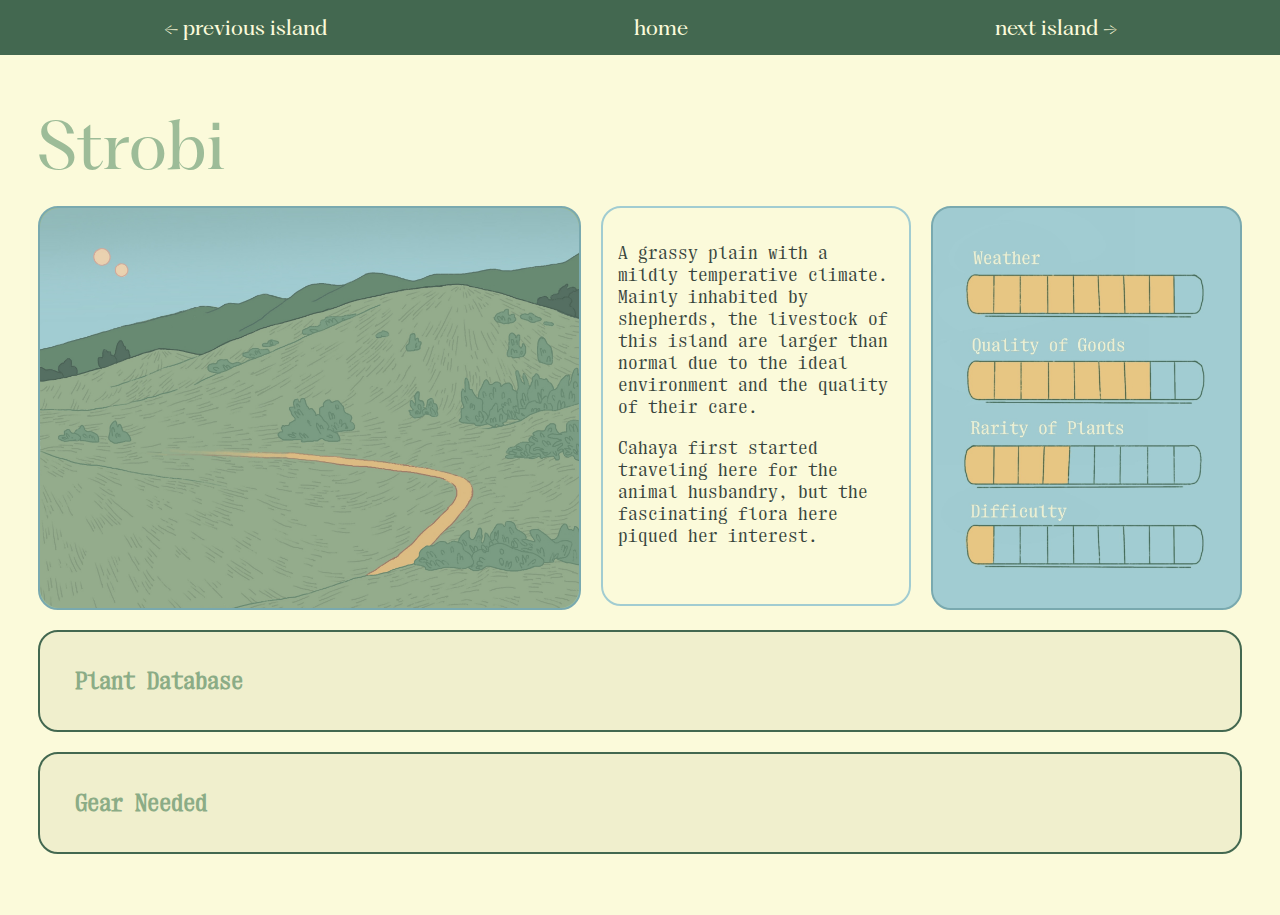
<file: island1.html>
<!DOCTYPE html>
<html lang="en">
<head>
    <meta charset="UTF-8">
    <meta name="viewport" content="width=device-width, initial-scale=1.0">
    <title>Strobi Island</title>
    <link rel="stylesheet" href="style.css">
    <link rel="icon" href="images/favicon.png">
    <script defer src="script.js"></script>
</head>
<body>
    <div class="phone">
        unfortunately, this website has not been optimized for smaller screens yet. view on a computer screen, or come back another time!
    </div>
    <div class="page1">
    <div class="nav">
        <p><a href="island1.html"> ← previous island</a></p>
        <p><a href="index.html">home</a></p>
        <p><a href="island1.html">next island →</a></p>
    </div>

    <div id="island-name">
        Strobi
    </div>

    <div class="island-info">
        <div class="island-grid">
        <div class="island-pic"> 
            <img src="images/strobi.jpg">
        </div>
        <div class="island-description"> 
            <p>A grassy plain with a mildly temperative climate. Mainly inhabited by shepherds, the livestock of this island are larger than normal due to the ideal environment and the quality of their care.</p>
            <p>Cahaya first started traveling here for the animal husbandry, but the fascinating flora here piqued her interest.</p>
        </div>
        <div class="island-toggle">
            <img src="images/stats.jpg">
        </div>
        </div>

        <div class="info-toggle">
            <div class="island-stats" id="plant-info"> 
                <h2 onclick="togglePlants()">Plant Database</h2>
                <div class="toggle-content">

                    <div class="plant-pic">
                        <button onclick="clickPlants(-1)"> ← </button>

                        <div class="plant" id="plant1">
                            <img src="images/plant1.png" alt="Plant 1" class="hover-image">
                            <div class="plant-text">
                            <h4>Strobi Coral </h4>
                            <p>The only edible coral in the world is found off the coast of Strobi Island. Nutty and chewy when candied. </p>
                            
                            </div>
                        </div>
                        <div class="plant" id="plant2">
                            <img src="images/plant2.png" alt="Plant 2" class="hover-image">
                            <div class="plant-text">
                            <h4>Pearl Bud Vines</h4>
                            <p>A rare flower named for the way its buds look like pearls before blossoming. It doesn’t taste very good, but looks pretty as a garnish.</p>
                            </div>
                        </div>
                        <div class="plant" id="plant3">
                            <img src="images/plant3.png" alt="Plant 3" class="hover-image">
                            <div class="plant-text">
                            <h4>Sulec Leaf</h4>
                            <p>These large leaves have a very sharp, almost bitter taste. They can be easily cultivated at home by simply placing them in a glass of water.</p>
                            </div>
                        </div>
                        <div class="plant" id="plant4">
                            <img src="images/plant4.png" alt="Plant 4" class="hover-image">
                            <div class="plant-text">
                            <h4>Plum Blossoms</h4>
                            <p> Very fragrant petals; makes delicious tea, or tea scones. Also key for making plum extract. </p>
                            </div>
                        </div>
                        <div class="plant" id="plant5">
                            <img src="images/plant5.png" alt="Plant 5" class="hover-image">
                            <div class="plant-text">
                            <h4>Bone Flora</h4>
                            <p> White and solid like a spinal cord; if you ground up its branches, it can make a flour ideal for delicate, finicky recipes.</p>
                            </div>
                        </div>
                        <div class="plant" id="plant6">
                            <img src="images/plant6.png" alt="Plant 6" class="hover-image">
                            <div class="plant-text">
                            <h4>Wind Roots</h4>
                            <p> The name for the roots of the grass in the 5th-7th weeks of summer. This is when wind is most intense, so the roots produce extra nutrients for strength, making them sweeter and healthier.</p>
                            </div>
                        </div>
                        <div class="plant" id="plant7">
                            <img src="images/plant7.png" alt="Plant 7" class="hover-image">
                            <div class="plant-text">
                            <h4>Plum Acorns</h4>
                            <p> Very nutty in taste. Good for basic flour, textured butters, or a candied crunch.</p>
                            </div>
                        </div>
                        
                        
                        <button onclick="clickPlants(1)"> → </button>
                    </div>
                    
                </div>
            </div>
        
            <div class="island-stats" id="gear-info"> 
                <h2 onclick="toggleGear()">Gear Needed</h2>
                <div class="toggle-content">

                    <p>>There is currently not enough information for this island's gear.</p>

                </div>

            </div>
        </div>
    </div>
</div>
</body>
</html>
</file>
<file: style.css>
@font-face {
    font-family: PPCasa;
    src:url(fonts/PPCasa.otf) format("opentype");
}
@font-face {
    font-family: PPFragment;
    src:url(fonts/PPFragment.otf) format("opentype");
}
@font-face {
    font-family: PPRSM;
    src:url(fonts/RSM.otf) format("opentype");
}
@font-face {
    font-family: Migra;
    src:url(fonts/Migra.otf) format("opentype");
}
@font-face {
    font-family: PPCirka;
    src:url(fonts/PPCirka.otf) format("opentype");
}
@font-face {
    font-family: PPGrafier;
    src:url(fonts/PPGrafier.otf) format("opentype");
}

body{
    margin: 0;
    background-color: #FBFADA;
}
@media (max-width: 1000px){
.page1{
    display: none;
}
body{
    height: 100vh;
    display: flex;
    justify-content: center;
    align-items: center;
}
.phone{
    height: 40%;
    margin: 0 20%;
    padding: 0 10%;
    border: 2px solid #436850;
    border-radius: 20px;
    display: flex;
    align-items: center;
    font-family: "PPFragment";
    color: #487558;
    background-color: #e2e1bd;
}
}
@media (min-width: 1000px){
.phone{
    display: none;
}
h2{
    font-family: "Migra";
    font-size: 50pt;
    text-decoration: none;
    margin: 0px;
    color: #FBFADA;
}
a{
    text-decoration: none;
    color:inherit;
}
a:hover{
    color: #A1CCD1;
}
.bg {
    height: 160vh;
    width: auto;
    background-color: #9DBC98;
    position: relative;
    overflow: hidden;
    background: url(images/home.jpg) center/cover no-repeat;
}
.bg::after {
    content: '';
    position: absolute;
    left: 0;
    right: 0;
    bottom: 0;
    width: auto;
    height: 100vh;
    background: linear-gradient(to bottom, rgba(251, 250, 218, 0)0%, rgba(251, 250, 218, 1)100%), url('path/to/your/image.jpg');
    pointer-events: none;
}
.logo{
    height: 80vh;
    flex-direction: column;
    display: flex;
    justify-content: center;
}
h1{
    text-align: center;
    letter-spacing: 10px;
    font-family: "Migra";
    font-size: 250px;
    font-style: normal;
    font-weight: 400;
    line-height: 200px;
    color: #FBFADA;
    margin-bottom: 0px;
    text-shadow: 2px 2px 5px #7c565ca6;
}
.title{
    position: relative;
    display: inline-block;
}
.line{
    width: 1110px;
    height: 5px;
    margin: 0 auto;
    background-color: #FBFADA;
    box-shadow: 2px 2px 5px #7c565ca6;
}
.bg2{
    height: auto;
    width: 100%;
    display: grid;
    grid-template-columns: 2fr 3fr;
    background-color: #FBFADA;
    z-index: 2;
}
#cahaya-pic{
    border: 2px solid #A1CCD1;
    border-radius: 5%;
    background-color: #f0efcd;
    background-image: url('images/cahaya.png');
    background-size: cover; 
    background-position: center;
    background-repeat: no-repeat; 
    margin: 100px 20px 100px 100px;
    transition: border-radius 1s;
}
.cahaya-info{
    background-color: #aec2a8a6;
    height: auto;
    width: auto;  
    padding: 70px 50px;
    margin: 100px 100px 100px 20px;
    display: flex; 
    flex-direction: column;
    justify-content: center;
    border: 2px solid #9DBC98;
    border-radius: 5%;

}
.cahaya-info p{
    font-family: 'PPFragment';
    font-size: 14pt;
    color: #436850;
}
.nav{
    background-color: #436850;
    position: sticky;
    height: 35px;
    top: 0;
    color: #FBFADA;
    font-size: 20px;
    font-family: "PPFragment";
    padding: 10px;
    transition: opacity 0.5s ease;
    display: flex;
    justify-content: space-around;
    align-items: center;
    z-index: 3;
}
.hidden{
    opacity: 0;
}
.section3{
    background-color: #9DBC98;
    height: 150vh;
}
.osma{
    background-image: url('images/planet.jpg');
    background-size: cover; 
    background-position: center;
    background-repeat: no-repeat; 
    height: 75vh;
    display: flex;
    justify-content: center;
    align-items: end;
    border-top: 2px solid #436850;
    border-bottom: 2px solid #436850;
}
#planet-text{
    font-family: "Migra";
    font-size: 120pt;
    color: #f0efcd;
    transform: translate(0%, 22%);
    text-shadow: 2px 2px 5px rgb(135, 68, 53);
}
.planet-gap{
    margin-left: 10%;
    margin-right: 10%;
}
.planet-info{
    display: grid;
    grid-template-columns: 1fr 1fr 1fr;
    margin: 10px 20px;
    column-gap: 100px;
}
.planet-info p{
    font-family: 'PPFragment';
    font-size: 14pt;
    color: #365a43;
    letter-spacing: 0.3px;

}
#island1 img{
    filter: none;
}
.islands{
    background-color: #FBFADA;
    height: 91vh;
    border-top: 1px solid #436850;
    border-bottom: 1px solid #436850;
    display: flex;
    justify-content: space-around;
}
.islands a{
    display: flex;
    width: 100%;
}
.island {
    border: 1px solid #436850;
    width: 100%;
    position: relative;
    overflow: hidden;
    object-fit: cover;
}
.island:hover img {
    opacity: 0;
}
.island img {
    width: 100%;
    height: 100%;
    object-fit: cover;
    display: block;
    opacity:1;
    transition: opacity 0.3s ease;
    z-index: 1;
    filter: blur(5px);
}
span{
    font-family: "Migra";
    letter-spacing: 2px;
    font-size: 28px;
    opacity: 0;
    position: absolute;
    z-index: 2;
    width: 320px;
    top: 50%;
    left: 65%;
    transform: translate(-50%, -50%);
}
.island:hover span{
    color:#9DBC98;
    opacity:1
}
.span:hover span{
    color: #A1CCD1;
}
.me{
    background-color: #A1CCD1;
    height: 50px;
    display: flex;
    justify-content: center;
    align-items: center;
    color: #436850;
    font-family: "PPFragment";
}
.island-info{
    background-color: #FBFADA;
    height: 650px;
    padding: 3%;
    margin-bottom: 20px;
}
.island-grid{
    display: grid;
    grid-template-columns: 7fr 4fr 4fr;
    gap: 20px;
    margin-bottom: 20px;
}
#island-name{
    display: flex;
    align-items: flex-end;
    height: 100px;
    font-family: "PPFragment";
    font-size: 48pt;
    margin-top: 3%;
    margin-bottom: -2%;
    padding-left: 3%;
    color: #9DBC98;
}
.island-pic{
    background-color: #9DBC98;
    height: 400px;
    border-radius: 20px;
    border: 2px solid #79a9af;
}
.island-pic img{
    width: 100%;
    height: 100%;
    display: block;
    object-fit: cover;
    border-radius: 20px;
}
.island-description{
    border: 2px solid #A1CCD1;
    height: 366px;
    padding: 15px;
    border-radius: 20px;
    display: flex;
    align-items: center;
    flex-direction: column;
}
h3{
    font-family:"PPFragment";
}
.island-description p{
    margin-bottom: 0px;
    font-family:"PPRSM";
    font-size: 14pt;
    color: #38453d;
    max-height: 100%;
    overflow: auto;
}
.island-toggle{
    background-color: #A1CCD1;
    height: 400px;
    border-radius: 20px;
    border: 2px solid #79a9af;
}
.island-toggle img{
    width: 100%;
    height: 100%;
    object-fit: cover;
    border-radius: 20px;

}
.island-stats{
    border: 2px solid #436850;
    background-color: #f0efcd;
    height: auto;
    grid-column: span 3;
    border-radius: 20px;
    padding: 35px 35px;
    display: block;
    margin-bottom: 20px;
}
.island-stats h2{
    font-size: 18pt;
    font-family: 'PPRSM';
    color: #8bac86;
}
.island-stats h2:hover{
    color: #436850;
}
.toggle-content {
    display: none;
    padding: 10px 0px;
    margin-top: 10px;
}
#gear-info{
    font-family: 'PPCirka';
    font-size: 18px;
    color: #365a43;
}
.plant-pic{
    display: flex;
    overflow: auto;
    align-items: center;
    justify-content: center;
}
.plant{
    position: relative;
    height: 200px;
    width: 230px;
    min-width: 230px;
    background-color: #e2e1bd;
    margin: 10px 20px;
    overflow: hidden;
    border: 2px solid #9DBC98;
}
.plant img{
    width: 100%;
    height: 100%;
    display: block;
    object-fit: cover;
}
.plant:hover .hover-image{
    filter: blur(2px);
}
.plant-text{
    position: absolute;
    top: 50%;
    left: 50%;
    width: 100%;
    height: 100%;
    transform: translate(-50%, -50%);
    opacity: 0;
    padding: 20px;
    background-color: #f0efcd98; 
    display: flex;
    flex-direction: column;
    box-sizing: border-box;
}
.plant p{
    font-family: "PPCirka";
    color: #436850;
    line-height: 15px;
}
.plant h4{
    font-family: "PPCirka";
    color: #487558;
    text-shadow: 2px 2px 5px #f0efcd;
    margin-bottom: -5px;
    font-size: 16pt;
}
.plant:hover .plant-text{
    display: flex;
    justify-content: center;
    align-items: center;
    margin: 0px auto;
    opacity: 1;
}
button{
    text-decoration: none;
    background: none;
    border: 2px solid #9DBC98;
    border-radius: 20px;
    width: 50px;
    height: 75px;
    font-size: 20pt;
    color: #9DBC98;
}
button:hover{
    color: #436850;
    border: 2px solid #436850;
}
}
</file>
